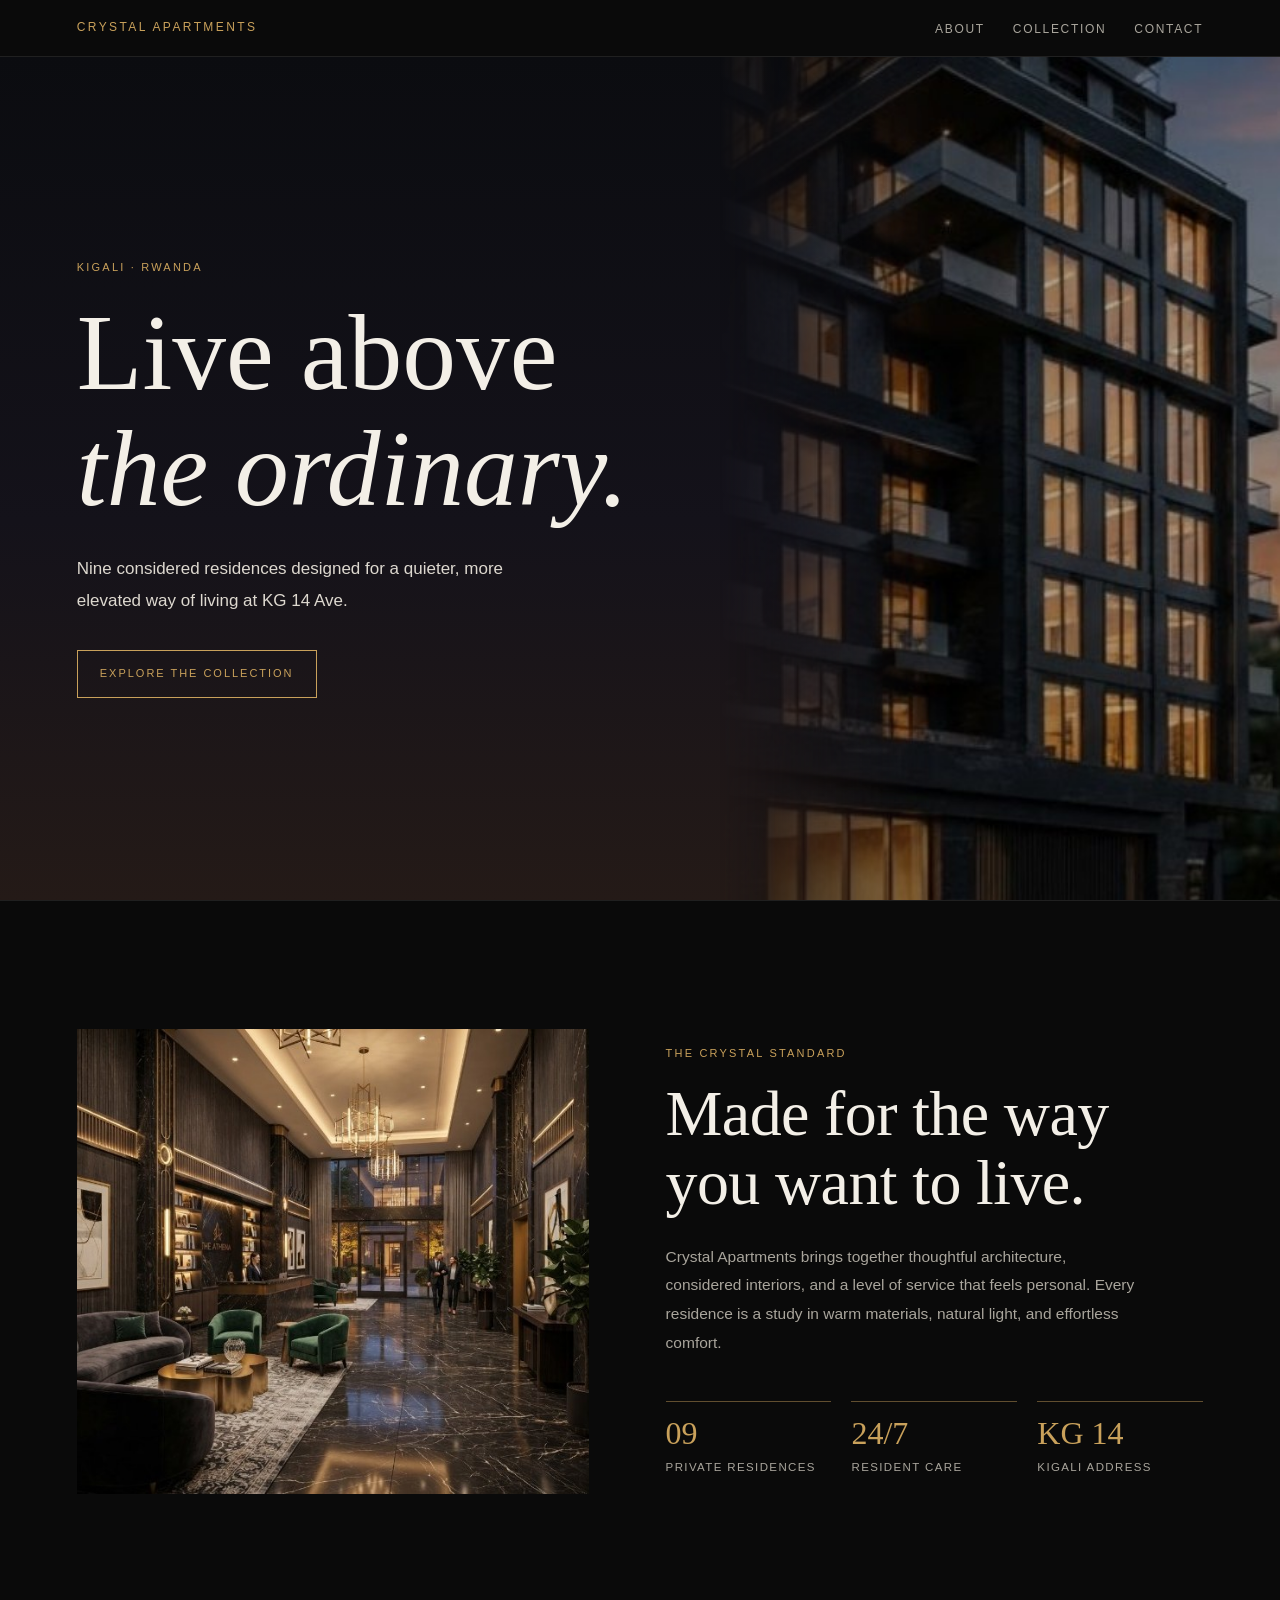
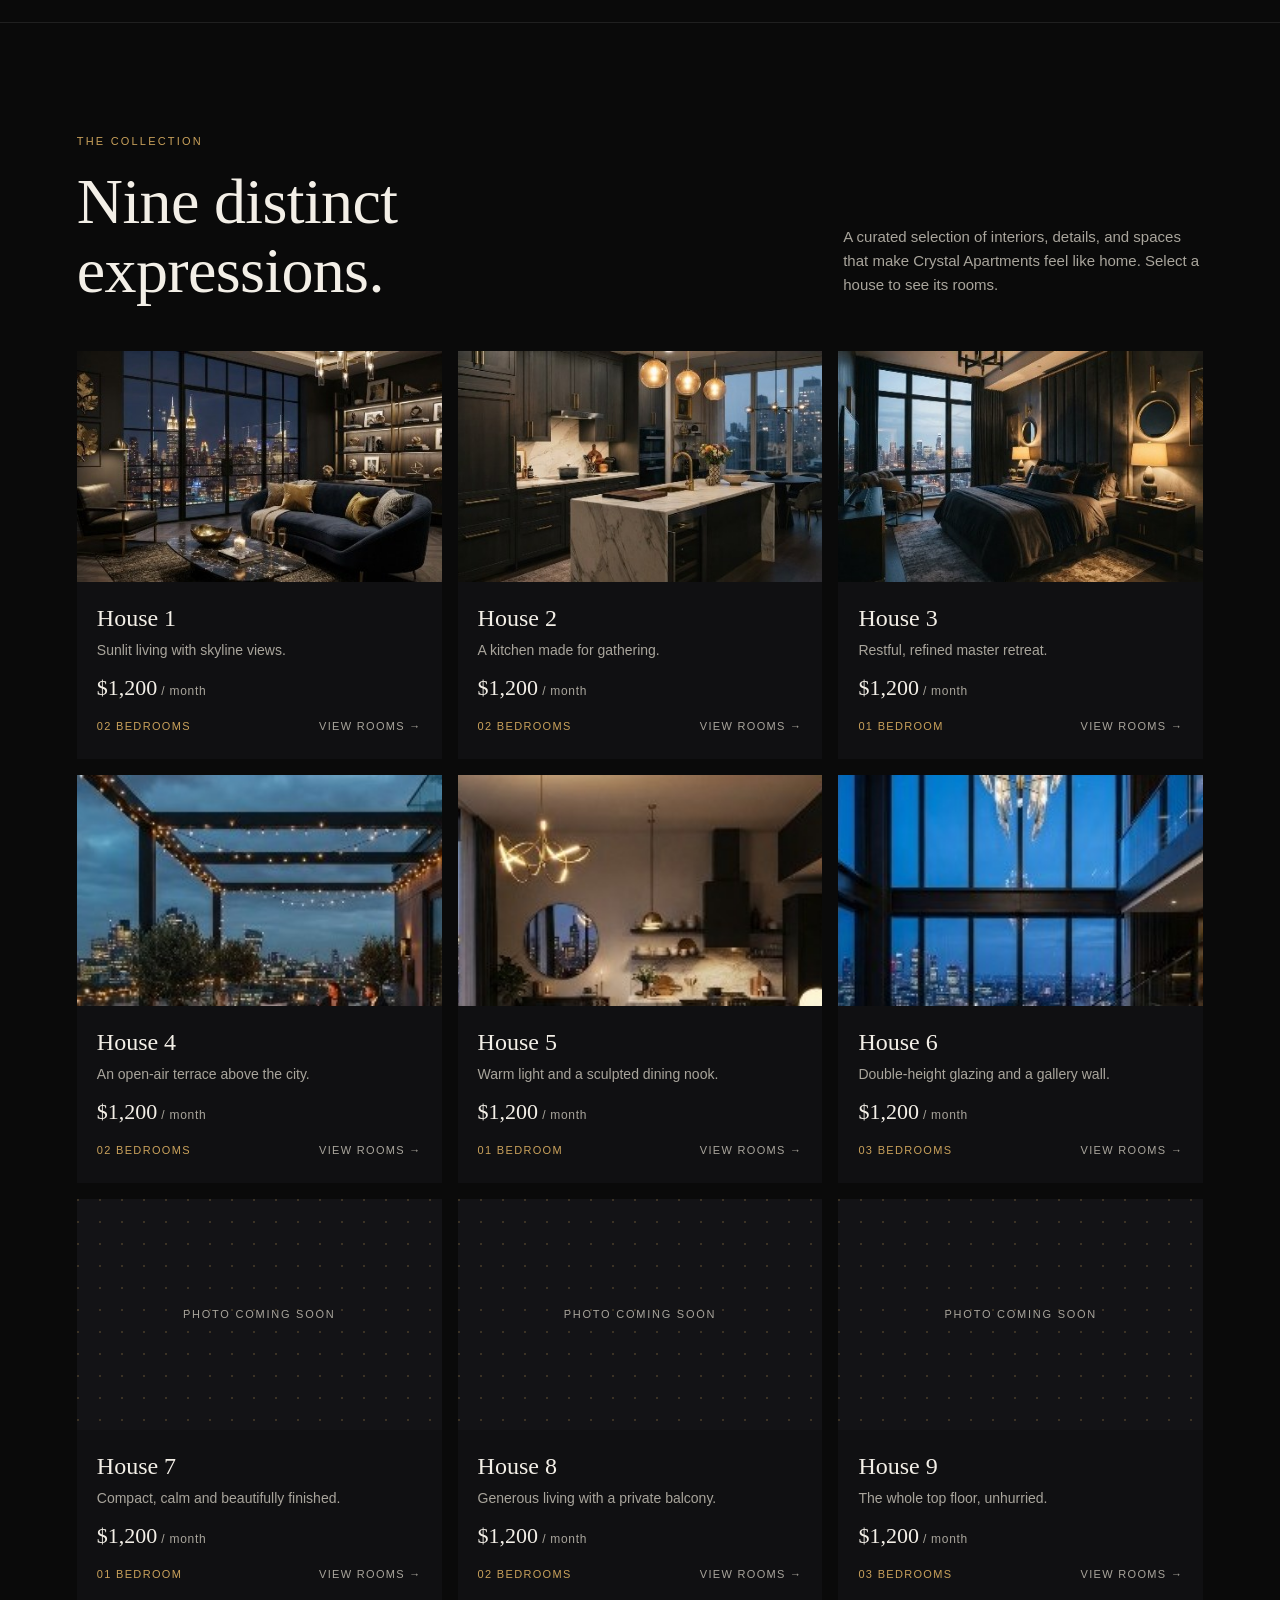
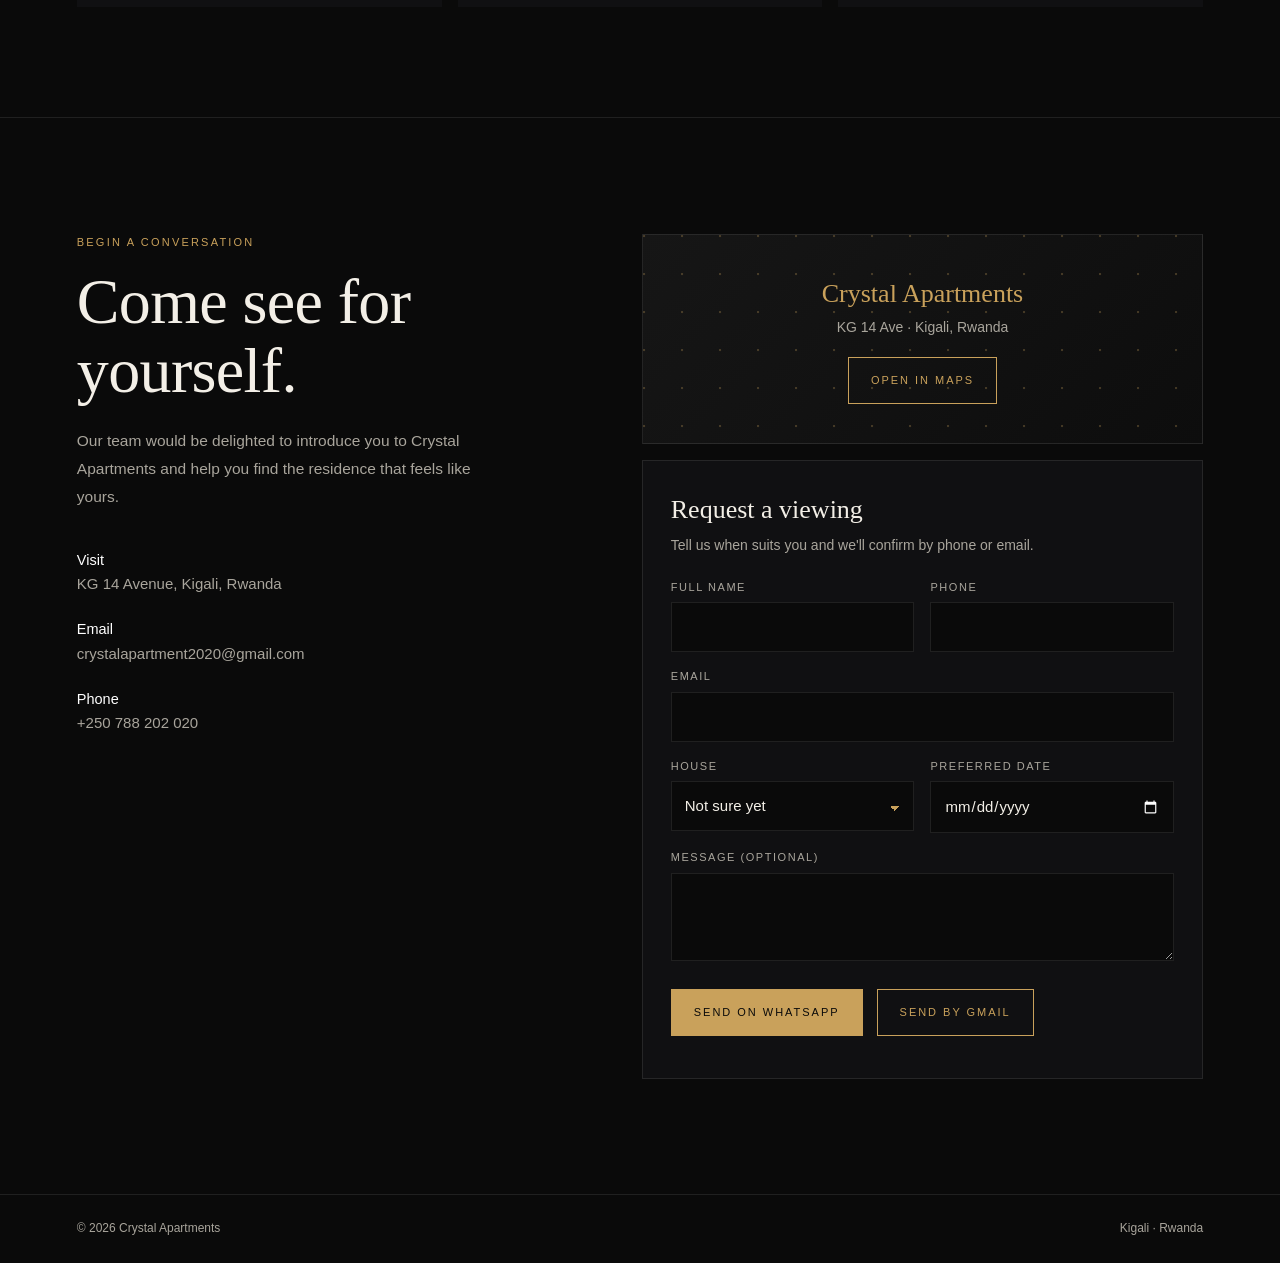
<file: index.html>
<!DOCTYPE html>
<html lang="en">
<head>
  <meta charset="utf-8">
  <meta name="viewport" content="width=device-width, initial-scale=1">
  <title>Crystal Apartments · Kigali, Rwanda</title>
  <link rel="stylesheet" href="styles.css">
</head>
<body>

  <header class="nav">
    <a class="brand" href="#top">Crystal Apartments</a>
    <nav>
      <ul>
        <li><a href="#about">About</a></li>
        <li><a href="#collection">Collection</a></li>
        <li><a href="#contact">Contact</a></li>
      </ul>
    </nav>
  </header>

  <main id="top">

    <section class="hero">
      <img class="hero-img" src="images/hero.jpg" alt="Crystal Apartments tower at dusk">
      <div class="hero-inner">
        <div class="eyebrow">Kigali · Rwanda</div>
        <h1>Live above <em>the ordinary.</em></h1>
        <p>Nine considered residences designed for a quieter, more elevated way of living at KG 14 Ave.</p>
        <a class="btn" href="#collection">Explore the collection</a>
      </div>
    </section>

    <section class="about" id="about">
      <img src="images/lobby.jpg" alt="The Crystal Apartments lobby with marble floors and brass lighting">
      <div>
        <div class="eyebrow">The Crystal standard</div>
        <h2>Made for the way you want to live.</h2>
        <p>Crystal Apartments brings together thoughtful architecture, considered interiors, and a level of service that feels personal. Every residence is a study in warm materials, natural light, and effortless comfort.</p>
        <div class="stats">
          <div class="stat"><b>09</b><span>Private residences</span></div>
          <div class="stat"><b>24/7</b><span>Resident care</span></div>
          <div class="stat"><b>KG 14</b><span>Kigali address</span></div>
        </div>
      </div>
    </section>

    <section class="collection" id="collection">
      <div class="col-head">
        <div>
          <div class="eyebrow">The collection</div>
          <h2>Nine distinct expressions.</h2>
        </div>
        <p>A curated selection of interiors, details, and spaces that make Crystal Apartments feel like home. Select a house to see its rooms.</p>
      </div>
      <div class="grid" id="grid"></div>
    </section>

    <section class="contact" id="contact">
      <div>
        <div class="eyebrow">Begin a conversation</div>
        <h2>Come see for yourself.</h2>
        <p class="lead">Our team would be delighted to introduce you to Crystal Apartments and help you find the residence that feels like yours.</p>
        <dl class="details">
          <div>
            <dt>Visit</dt>
            <dd>KG 14 Avenue, Kigali, Rwanda</dd>
          </div>
          <div>
            <dt>Email</dt>
            <dd><a href="mailto:crystalapartment2020@gmail.com">crystalapartment2020@gmail.com</a></dd>
          </div>
          <div>
            <dt>Phone</dt>
            <dd><a href="tel:+250788202020">+250 788 202 020</a></dd>
          </div>
        </dl>
      </div>

      <div>
        <div class="map" role="img" aria-label="Location of Crystal Apartments, KG 14 Ave, Kigali">
          <b>Crystal Apartments</b>
          <span>KG 14 Ave · Kigali, Rwanda</span>
          <a class="btn" target="_blank" rel="noopener"
             href="https://www.google.com/maps/search/?api=1&query=Crystal+Apartments+KG+14+Ave+Kigali+Rwanda">Open in Maps</a>
        </div>

        <form id="viewing" novalidate>
          <h3>Request a viewing</h3>
          <p class="sub">Tell us when suits you and we'll confirm by phone or email.</p>

          <div class="fields">
            <div>
              <label for="f-name">Full name</label>
              <input id="f-name" name="name" autocomplete="name" required>
            </div>
            <div>
              <label for="f-phone">Phone</label>
              <input id="f-phone" name="phone" type="tel" autocomplete="tel">
            </div>
            <div class="full">
              <label for="f-email">Email</label>
              <input id="f-email" name="email" type="email" autocomplete="email" required>
            </div>
            <div>
              <label for="f-house">House</label>
              <select id="f-house" name="house"></select>
            </div>
            <div>
              <label for="f-date">Preferred date</label>
              <input id="f-date" name="date" type="date">
            </div>
            <div class="full">
              <label for="f-msg">Message (optional)</label>
              <textarea id="f-msg" name="msg"></textarea>
            </div>
          </div>

          <div class="form-foot">
            <button class="btn solid" type="submit">Send on WhatsApp</button>
            <button class="btn" type="button" id="gmail-btn">Send by Gmail</button>
            <span class="status" id="status" role="status" aria-live="polite"></span>
          </div>
        </form>
      </div>
    </section>

  </main>

  <footer>
    <span>© 2026 Crystal Apartments</span>
    <span>Kigali · Rwanda</span>
  </footer>

  <script src="houses.js"></script>
  <script>
    /* ---- Contact settings: change these if needed ---- */
    const WHATSAPP_NUMBER = "250788202020";   // digits only, no + or spaces
    const EMAIL = "crystalapartment2020@gmail.com";

    /* ----- Collection cards ----- */
    const grid = document.getElementById("grid");

    HOUSES.forEach((h, i) => {
      const card = document.createElement("a");
      card.className = "card";
      card.href = "house.html?id=" + (i + 1);

      const photo = h.cover
        ? `<div class="ph"><img src="${h.cover}" alt="${h.name}" loading="lazy"></div>`
        : `<div class="ph empty">Photo coming soon</div>`;

      const beds = String(h.beds).padStart(2, "0") + " " + (h.beds === 1 ? "Bedroom" : "Bedrooms");

      card.innerHTML =
        photo +
        `<div class="info">
           <h3>${h.name}</h3>
           <p class="tag">${h.tag}</p>
           <div class="price">${priceHTML(h)}</div>
           <div class="spec"><span>${beds}</span><span class="more">View rooms →</span></div>
         </div>`;

      grid.appendChild(card);
    });

    /* ----- Viewing form ----- */
    const houseSelect = document.getElementById("f-house");
    houseSelect.innerHTML =
      `<option value="">Not sure yet</option>` +
      HOUSES.map(h => `<option value="${h.name}">${h.name}</option>`).join("");

    document.getElementById("f-date").min = new Date().toISOString().slice(0, 10);

    const form = document.getElementById("viewing");
    const status = document.getElementById("status");

    // Checks the form. Returns the answers, or null if something is missing.
    function readForm() {
      const v = Object.fromEntries(new FormData(form));
      if (!v.name.trim() || !/^\S+@\S+\.\S+$/.test(v.email.trim())) {
        status.className = "status err";
        status.textContent = "Please add your name and a valid email so we can reply.";
        return null;
      }
      return v;
    }

    // Turns the answers into a readable message
    function summary(v) {
      return [
        "Name: " + v.name,
        "Email: " + v.email,
        "Phone: " + (v.phone || "-"),
        "House: " + (v.house || "Not sure yet"),
        "Preferred date: " + (v.date || "-"),
        v.msg ? "\n" + v.msg : ""
      ].join("\n");
    }

    // Button 1: WhatsApp
    form.addEventListener("submit", e => {
      e.preventDefault();
      const v = readForm();
      if (!v) return;

      const text = "Hello Crystal Apartments, I would like to request a viewing.\n\n" + summary(v);
      status.className = "status";
      status.textContent = "Opening WhatsApp. Press send there to finish.";
      window.open("https://wa.me/" + WHATSAPP_NUMBER + "?text=" + encodeURIComponent(text), "_blank", "noopener");
    });

    // Button 2: Gmail in the browser
    document.getElementById("gmail-btn").addEventListener("click", () => {
      const v = readForm();
      if (!v) return;

      const subject = "Viewing request: " + (v.house || "Not sure yet");
      status.className = "status";
      status.textContent = "Opening Gmail. Press send there to finish.";
      window.open(
        "https://mail.google.com/mail/?view=cm&fs=1" +
        "&to=" + encodeURIComponent(EMAIL) +
        "&su=" + encodeURIComponent(subject) +
        "&body=" + encodeURIComponent(summary(v)),
        "_blank", "noopener"
      );
    });
  </script>

</body>
</html>
</file>
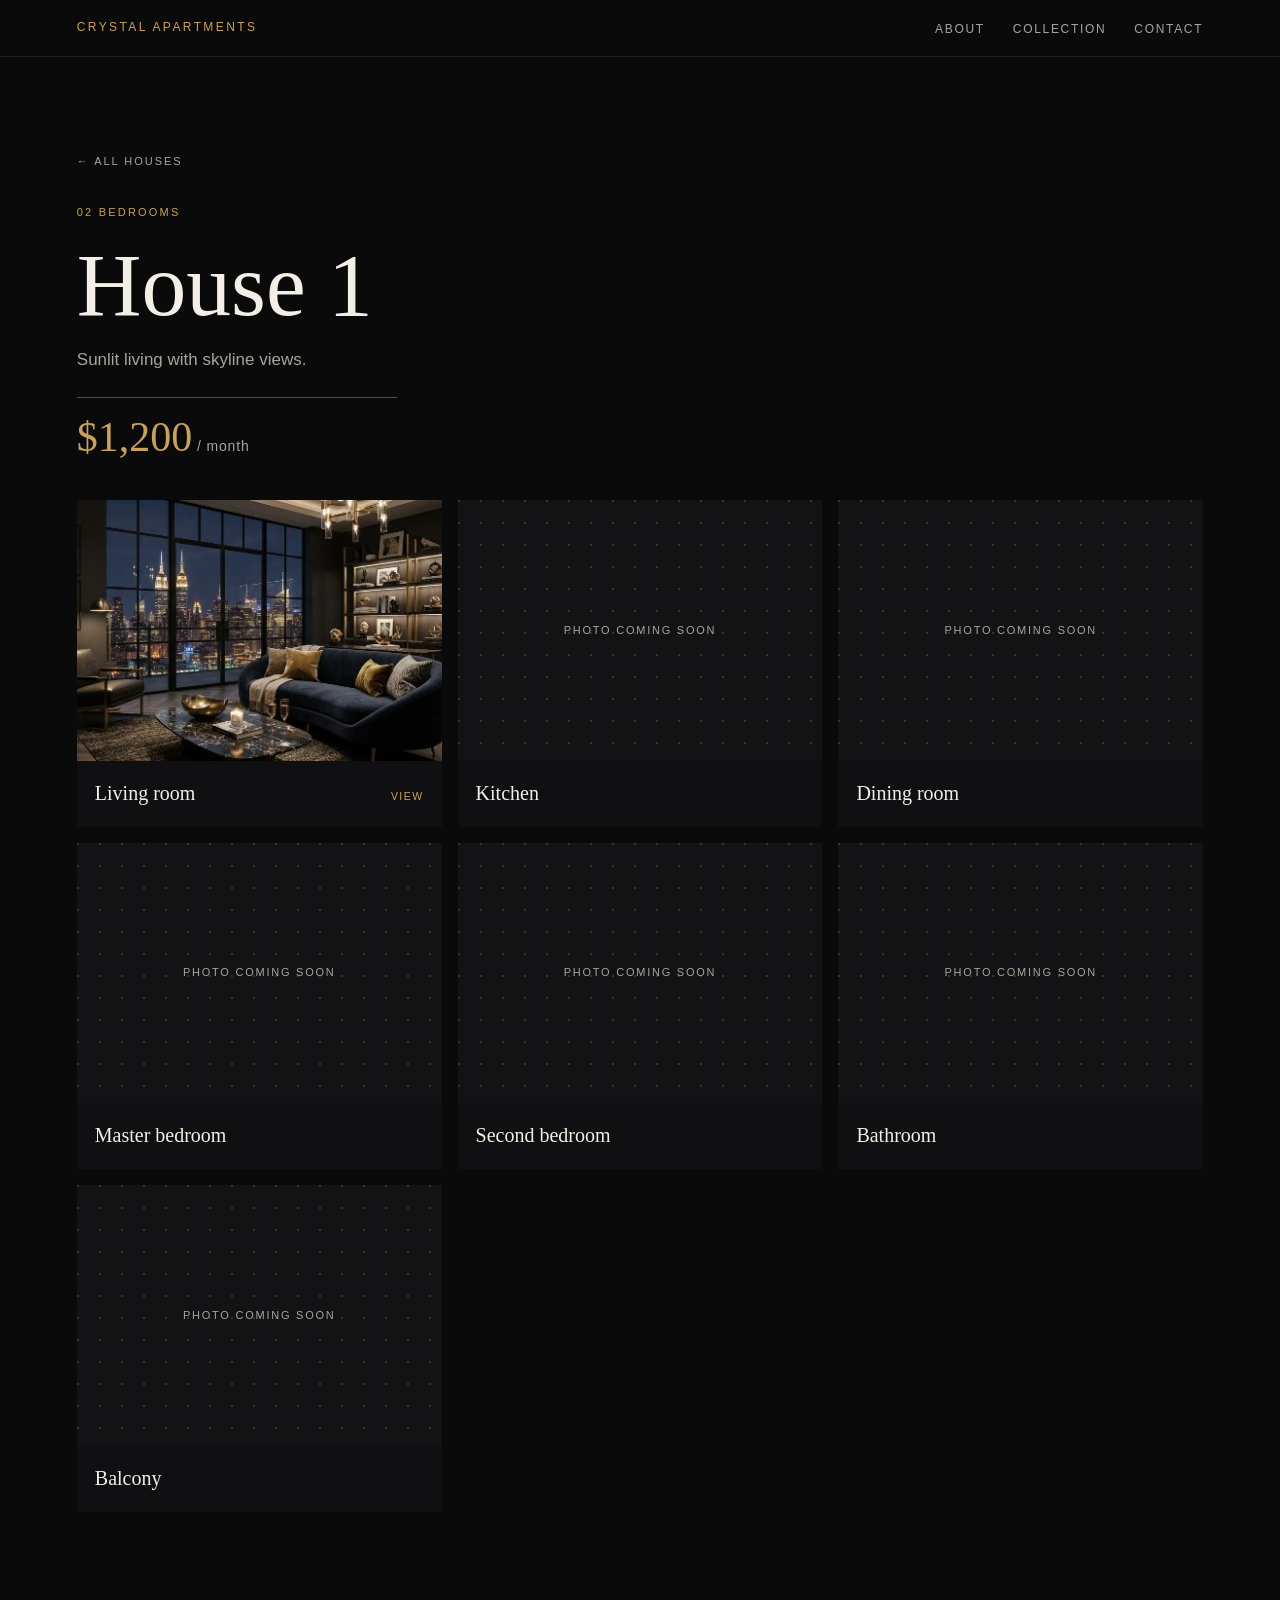
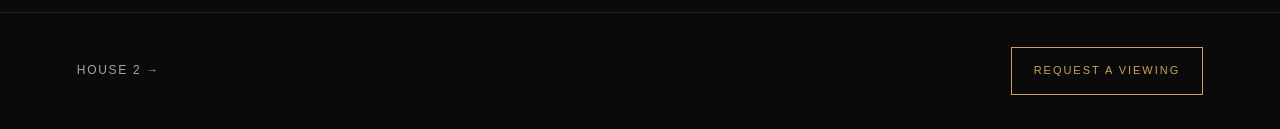
<file: house.html>
<!DOCTYPE html>
<html lang="en">
<head>
  <meta charset="utf-8">
  <meta name="viewport" content="width=device-width, initial-scale=1">
  <title>House · Crystal Apartments</title>
  <link rel="stylesheet" href="styles.css">
</head>
<body>

  <header class="nav">
    <a class="brand" href="index.html">Crystal Apartments</a>
    <nav>
      <ul>
        <li><a href="index.html#about">About</a></li>
        <li><a href="index.html#collection">Collection</a></li>
        <li><a href="index.html#contact">Contact</a></li>
      </ul>
    </nav>
  </header>

  <main>
    <section class="house-head">
      <a class="back" href="index.html#collection">← All houses</a>
      <div class="eyebrow" id="h-eyebrow"></div>
      <h1 id="h-title"></h1>
      <p id="h-tag"></p>
      <div class="house-price" id="h-price"></div>
    </section>

    <section class="rooms" id="rooms"></section>

    <section class="house-foot">
      <div class="pn" id="pn"></div>
      <a class="btn" href="index.html#contact">Request a viewing</a>
    </section>
  </main>

  <dialog id="lightbox" class="lb">
    <button class="lb-close" id="lb-close" aria-label="Close">×</button>
    <img id="lb-img" alt="">
    <div class="lb-cap" id="lb-cap"></div>
  </dialog>

  <script src="houses.js"></script>
  <script>
    // Which house? The address looks like house.html?id=3
    const params = new URLSearchParams(location.search);
    let id = parseInt(params.get("id"), 10);
    if (!(id >= 1 && id <= HOUSES.length)) id = 1;
    const house = HOUSES[id - 1];

    document.title = house.name + " · Crystal Apartments";
    document.getElementById("h-eyebrow").textContent =
      String(house.beds).padStart(2, "0") + " " + (house.beds === 1 ? "Bedroom" : "Bedrooms");
    document.getElementById("h-title").textContent = house.name;
    document.getElementById("h-tag").textContent = house.tag;
    document.getElementById("h-price").innerHTML = priceHTML(house);

    // Room tiles
    const roomsEl = document.getElementById("rooms");
    const lightbox = document.getElementById("lightbox");

    house.rooms.forEach(r => {
      const tile = document.createElement(r.img ? "button" : "div");
      tile.className = "room";

      if (r.img) {
        tile.type = "button";
        tile.innerHTML =
          `<div class="ph"><img src="${r.img}" alt="${house.name} ${r.name}" loading="lazy"></div>` +
          `<div class="cap">${r.name}<small>View</small></div>`;
        tile.addEventListener("click", () => {
          document.getElementById("lb-img").src = r.img;
          document.getElementById("lb-img").alt = house.name + " " + r.name;
          document.getElementById("lb-cap").textContent = house.name + " · " + r.name;
          lightbox.showModal();
        });
      } else {
        tile.innerHTML =
          `<div class="ph empty">Photo coming soon</div>` +
          `<div class="cap">${r.name}</div>`;
      }
      roomsEl.appendChild(tile);
    });

    // Close the big photo
    document.getElementById("lb-close").addEventListener("click", () => lightbox.close());
    lightbox.addEventListener("click", e => { if (e.target === lightbox) lightbox.close(); });

    // Previous / next house links
    const pn = document.getElementById("pn");
    if (id > 1) pn.innerHTML += `<a href="house.html?id=${id - 1}">← ${HOUSES[id - 2].name}</a>`;
    if (id < HOUSES.length) pn.innerHTML += `<a href="house.html?id=${id + 1}">${HOUSES[id].name} →</a>`;
  </script>

</body>
</html>
</file>
<file: styles.css>
:root {
  --bg: #0a0a0a;
  --panel: #101012;
  --line: rgba(255, 255, 255, 0.09);
  --gold: #c9a15b;
  --gold-dim: rgba(201, 161, 91, 0.45);
  --cream: #f3efe7;
  --muted: #a9a59c;
  --serif: Georgia, "Times New Roman", serif;
  --sans: "Helvetica Neue", Arial, system-ui, sans-serif;
  --pad: clamp(20px, 6vw, 90px);
}

* {
  box-sizing: border-box;
  margin: 0;
  padding: 0;
}

html {
  scroll-behavior: smooth;
  scroll-padding-top: 57px;
  color-scheme: dark;
}

body {
  background: var(--bg);
  color: var(--cream);
  font-family: var(--sans);
  line-height: 1.6;
}

a {
  color: inherit;
  text-decoration: none;
}

img {
  display: block;
  max-width: 100%;
}

button {
  font: inherit;
  color: inherit;
  background: none;
  border: 0;
  cursor: pointer;
}

:focus-visible {
  outline: 2px solid var(--gold);
  outline-offset: 3px;
}

/* ---------- Shared ---------- */
.eyebrow {
  font-size: 11px;
  letter-spacing: 0.2em;
  text-transform: uppercase;
  color: var(--gold);
}

h2 {
  font-family: var(--serif);
  font-weight: 400;
  font-size: clamp(38px, 5vw, 64px);
  line-height: 1.08;
  letter-spacing: -0.01em;
}

.btn {
  display: inline-block;
  border: 1px solid var(--gold);
  color: var(--gold);
  font-size: 11px;
  letter-spacing: 0.18em;
  text-transform: uppercase;
  padding: 14px 22px;
  transition: background 0.2s, color 0.2s;
}

.btn:hover {
  background: var(--gold);
  color: #0a0a0a;
}

.btn.solid {
  background: var(--gold);
  color: #0a0a0a;
}

.btn.solid:hover {
  background: var(--cream);
  border-color: var(--cream);
}

/* ---------- Navigation ---------- */
.nav {
  position: sticky;
  top: 0;
  z-index: 10;
  height: 57px;
  display: flex;
  align-items: center;
  justify-content: space-between;
  padding: 0 var(--pad);
  background: #0a0a0a;
  border-bottom: 1px solid var(--line);
}

.brand {
  font-size: 12px;
  letter-spacing: 0.2em;
  text-transform: uppercase;
  color: var(--gold);
}

.nav ul {
  display: flex;
  gap: 28px;
  list-style: none;
}

.nav ul a {
  font-size: 12px;
  letter-spacing: 0.14em;
  text-transform: uppercase;
  color: var(--muted);
}

.nav ul a:hover {
  color: var(--cream);
}

/* ---------- Hero ---------- */
.hero {
  position: relative;
  overflow: hidden;
  min-height: calc(100vh - 57px);
  display: flex;
  align-items: center;
  padding: 0 var(--pad);
  background: linear-gradient(180deg, #0b0c10 0%, #14121a 55%, #241a17 100%);
}

.hero-img {
  position: absolute;
  top: 0;
  right: 0;
  bottom: 0;
  width: min(46%, 560px);
  height: 100%;
  object-fit: cover;
  -webkit-mask-image: linear-gradient(90deg, transparent 0, #000 38%);
  mask-image: linear-gradient(90deg, transparent 0, #000 38%);
  opacity: 0;
  animation: fade-in 1.6s 0.1s ease-out forwards;
}

.hero-inner {
  position: relative;
  max-width: 720px;
  padding: 80px 0;
}

.hero h1 {
  font-family: var(--serif);
  font-weight: 400;
  font-size: clamp(52px, 8.4vw, 112px);
  line-height: 1.08;
  margin: 18px 0 26px;
}

.hero h1 em {
  display: block;
}

.hero p {
  max-width: 460px;
  color: #ddd8cf;
  font-size: 17px;
  line-height: 1.85;
  margin-bottom: 34px;
}

@keyframes fade-in {
  from { opacity: 0; transform: scale(1.03); }
  to   { opacity: 1; transform: none; }
}

/* ---------- About ---------- */
.about {
  display: grid;
  grid-template-columns: 1fr 1.05fr;
  gap: clamp(36px, 6vw, 100px);
  align-items: center;
  padding: clamp(70px, 10vw, 130px) var(--pad);
  border-top: 1px solid var(--line);
}

.about img {
  width: 100%;
  aspect-ratio: 1.1 / 1;
  object-fit: cover;
}

.about h2 {
  margin: 16px 0 26px;
}

.about p {
  max-width: 470px;
  color: var(--muted);
  font-size: 15.5px;
  line-height: 1.85;
}

.stats {
  display: grid;
  grid-template-columns: repeat(3, 1fr);
  gap: 20px;
  margin-top: 44px;
}

.stat {
  border-top: 1px solid var(--gold-dim);
  padding-top: 12px;
}

.stat b {
  display: block;
  font-family: var(--serif);
  font-weight: 400;
  font-size: 32px;
  line-height: 1.2;
  color: var(--gold);
}

.stat span {
  font-size: 11.5px;
  letter-spacing: 0.12em;
  text-transform: uppercase;
  color: var(--muted);
}

/* ---------- Collection ---------- */
.collection {
  padding: clamp(70px, 9vw, 110px) var(--pad);
  border-top: 1px solid var(--line);
}

.col-head {
  display: flex;
  justify-content: space-between;
  align-items: flex-end;
  flex-wrap: wrap;
  gap: 30px;
  margin-bottom: 46px;
}

.col-head h2 {
  margin-top: 16px;
  max-width: 520px;
}

.col-head p {
  max-width: 360px;
  padding-bottom: 8px;
  color: var(--muted);
  font-size: 15px;
}

/* Three houses per row on every screen size */
.grid {
  display: grid;
  grid-template-columns: repeat(3, 1fr);
  gap: 16px;
}

.card {
  display: block;
  background: var(--panel);
}

.ph {
  aspect-ratio: 1.58 / 1;
  overflow: hidden;
  background: #15151a;
}

.ph img {
  width: 100%;
  height: 100%;
  object-fit: cover;
  transition: transform 0.6s ease;
}

.card:hover .ph img,
.room:hover .ph img {
  transform: scale(1.04);
}

.ph.empty {
  display: flex;
  align-items: center;
  justify-content: center;
  font-size: 11px;
  letter-spacing: 0.16em;
  text-transform: uppercase;
  color: var(--muted);
  background:
    radial-gradient(circle at 1px 1px, rgba(201, 161, 91, 0.22) 1px, transparent 1.5px) 0 0 / 22px 22px,
    #131316;
}

.info {
  padding: 22px 20px 24px;
}

.card h3 {
  font-family: var(--serif);
  font-weight: 400;
  font-size: 24px;
  line-height: 1.2;
  transition: color 0.2s;
}

.card:hover h3 {
  color: var(--gold);
}

.tag {
  margin: 6px 0 14px;
  font-size: 14px;
  color: var(--muted);
}

.price {
  margin-bottom: 16px;
  font-family: var(--serif);
  font-size: 22px;
  line-height: 1.2;
  color: var(--cream);
}

.price small,
.house-price small {
  font-family: var(--sans);
  font-size: 12px;
  letter-spacing: 0.06em;
  color: var(--muted);
}

.spec {
  display: flex;
  justify-content: space-between;
  gap: 12px;
  font-size: 11px;
  letter-spacing: 0.12em;
  text-transform: uppercase;
  color: var(--gold);
}

.spec .more {
  color: var(--muted);
  transition: color 0.2s;
}

.card:hover .spec .more {
  color: var(--gold);
}

/* ---------- Contact ---------- */
.contact {
  display: grid;
  grid-template-columns: 1fr 1.15fr;
  gap: clamp(36px, 6vw, 90px);
  align-items: start;
  padding: clamp(70px, 9vw, 120px) var(--pad);
  border-top: 1px solid var(--line);
}

.contact h2 {
  margin: 16px 0 22px;
}

.lead {
  max-width: 400px;
  color: var(--muted);
  font-size: 15.5px;
  line-height: 1.8;
}

.details {
  display: grid;
  gap: 22px;
  margin-top: 38px;
}

.details dt {
  font-size: 14.5px;
  color: #fff;
}

.details dd {
  font-size: 15px;
  color: var(--muted);
}

.details a:hover {
  color: var(--gold);
}

.map {
  display: flex;
  flex-direction: column;
  align-items: center;
  justify-content: center;
  height: 210px;
  margin-bottom: 16px;
  text-align: center;
  border: 1px solid var(--line);
  background:
    radial-gradient(circle at 1px 1px, rgba(201, 161, 91, 0.28) 1.2px, transparent 1.6px) 0 0 / 38px 38px,
    linear-gradient(135deg, #161616, #0d0d0d);
}

.map b {
  font-family: var(--serif);
  font-weight: 400;
  font-size: 26px;
  color: var(--gold);
}

.map span {
  margin: 2px 0 18px;
  font-size: 14px;
  color: var(--muted);
}

form {
  padding: 28px;
  border: 1px solid var(--line);
  background: var(--panel);
}

form h3 {
  font-family: var(--serif);
  font-weight: 400;
  font-size: 26px;
  margin-bottom: 4px;
}

form .sub {
  margin-bottom: 22px;
  font-size: 14px;
  color: var(--muted);
}

.fields {
  display: grid;
  grid-template-columns: 1fr 1fr;
  gap: 16px;
}

.fields .full {
  grid-column: 1 / -1;
}

label {
  display: block;
  margin-bottom: 6px;
  font-size: 11px;
  letter-spacing: 0.14em;
  text-transform: uppercase;
  color: var(--muted);
}

input,
select,
textarea {
  width: 100%;
  padding: 12px 13px;
  font: inherit;
  font-size: 15px;
  color: var(--cream);
  background: #0a0a0a;
  border: 1px solid var(--line);
  border-radius: 0;
}

input:focus,
select:focus,
textarea:focus {
  outline: none;
  border-color: var(--gold);
}

textarea {
  min-height: 88px;
  resize: vertical;
}

select {
  appearance: none;
  background-image:
    linear-gradient(45deg, transparent 50%, var(--gold) 50%),
    linear-gradient(135deg, var(--gold) 50%, transparent 50%);
  background-position: calc(100% - 18px) 55%, calc(100% - 13px) 55%;
  background-size: 5px 5px;
  background-repeat: no-repeat;
}

.form-foot {
  display: flex;
  align-items: center;
  flex-wrap: wrap;
  gap: 14px;
  margin-top: 20px;
}

.status {
  flex-basis: 100%;
  font-size: 13.5px;
  color: var(--gold);
}

.status.err {
  color: #e0917f;
}

/* ---------- Footer ---------- */
footer {
  display: flex;
  justify-content: space-between;
  flex-wrap: wrap;
  gap: 12px;
  padding: 24px var(--pad);
  border-top: 1px solid var(--line);
  font-size: 12px;
  color: var(--muted);
}

/* ---------- House page ---------- */
.house-head {
  padding: clamp(46px, 7vw, 90px) var(--pad) 40px;
}

.back {
  display: inline-block;
  margin-bottom: 34px;
  font-size: 11px;
  letter-spacing: 0.18em;
  text-transform: uppercase;
  color: var(--muted);
  transition: color 0.2s;
}

.back:hover {
  color: var(--gold);
}

.house-head h1 {
  font-family: var(--serif);
  font-weight: 400;
  font-size: clamp(46px, 7vw, 92px);
  line-height: 1.05;
  margin: 16px 0 14px;
}

.house-head p {
  max-width: 520px;
  color: var(--muted);
  font-size: 17px;
}

.house-price {
  margin-top: 24px;
  padding-top: 16px;
  max-width: 320px;
  border-top: 1px solid var(--gold-dim);
  font-family: var(--serif);
  font-size: clamp(30px, 4vw, 42px);
  line-height: 1.1;
  color: var(--gold);
}

.house-price small {
  font-size: 14px;
}

.rooms {
  display: grid;
  grid-template-columns: repeat(3, 1fr);
  gap: 16px;
  padding: 0 var(--pad) clamp(60px, 8vw, 100px);
}

.room {
  display: block;
  width: 100%;
  text-align: left;
  background: var(--panel);
}

button.room {
  cursor: zoom-in;
}

.room .ph {
  aspect-ratio: 1.4 / 1;
}

.cap {
  display: flex;
  justify-content: space-between;
  align-items: baseline;
  padding: 16px 18px 18px;
  font-family: var(--serif);
  font-size: 20px;
}

.cap small {
  font-family: var(--sans);
  font-size: 10.5px;
  letter-spacing: 0.14em;
  text-transform: uppercase;
  color: var(--gold);
}

.house-foot {
  display: flex;
  justify-content: space-between;
  align-items: center;
  flex-wrap: wrap;
  gap: 20px;
  padding: 34px var(--pad);
  border-top: 1px solid var(--line);
}

.pn {
  display: flex;
  gap: 28px;
}

.pn a {
  font-size: 12px;
  letter-spacing: 0.14em;
  text-transform: uppercase;
  color: var(--muted);
  transition: color 0.2s;
}

.pn a:hover {
  color: var(--gold);
}

/* ---------- Big photo (lightbox) ---------- */
.lb {
  margin: auto;
  width: min(1100px, 94vw);
  max-height: 92vh;
  padding: 0;
  overflow: hidden;
  background: var(--panel);
  color: var(--cream);
  border: 1px solid var(--line);
}

.lb::backdrop {
  background: rgba(0, 0, 0, 0.85);
}

.lb img {
  width: 100%;
  max-height: 78vh;
  object-fit: contain;
  background: #000;
}

.lb-cap {
  padding: 14px 20px;
  font-family: var(--serif);
  font-size: 20px;
}

.lb-close {
  position: absolute;
  top: 8px;
  right: 12px;
  z-index: 2;
  padding: 4px 10px;
  font-size: 30px;
  line-height: 1;
  color: var(--cream);
  text-shadow: 0 1px 6px #000;
}

/* ---------- Tablets ---------- */
@media (max-width: 900px) {
  .hero-img {
    width: 70%;
    opacity: 0.5 !important;
    animation: none;
  }

  .about,
  .contact {
    grid-template-columns: 1fr;
  }

  .rooms {
    grid-template-columns: repeat(2, 1fr);
  }

  .grid {
    gap: 12px;
  }
}

/* ---------- Phones ---------- */
@media (max-width: 600px) {
  .nav ul { gap: 16px; }
  .brand { font-size: 11px; }
  .stats { gap: 12px; }
  .stat b { font-size: 26px; }
  .rooms { grid-template-columns: 1fr; }
  .fields { grid-template-columns: 1fr; }
  form { padding: 20px; }

  /* Collection: still 3 per row, with compact cards */
  .grid { gap: 8px; }

  .card .ph {
    aspect-ratio: 1 / 1.05;
  }

  .ph.empty {
    padding: 6px;
    text-align: center;
    font-size: 8px;
    letter-spacing: 0.08em;
  }

  .info {
    padding: 10px 8px 12px;
  }

  .card h3 {
    font-size: 15px;
  }

  .tag {
    display: none;
  }

  .price {
    margin: 6px 0 8px;
    font-size: 14px;
  }

  .price small {
    display: block;
    font-size: 9.5px;
    letter-spacing: 0;
  }

  .spec {
    font-size: 8.5px;
    letter-spacing: 0.06em;
  }

  .spec .more {
    display: none;
  }
}

@media (prefers-reduced-motion: reduce) {
  html { scroll-behavior: auto; }
  .hero-img { animation: none; opacity: 1; }
  .ph img { transition: none; }
}
</file>
